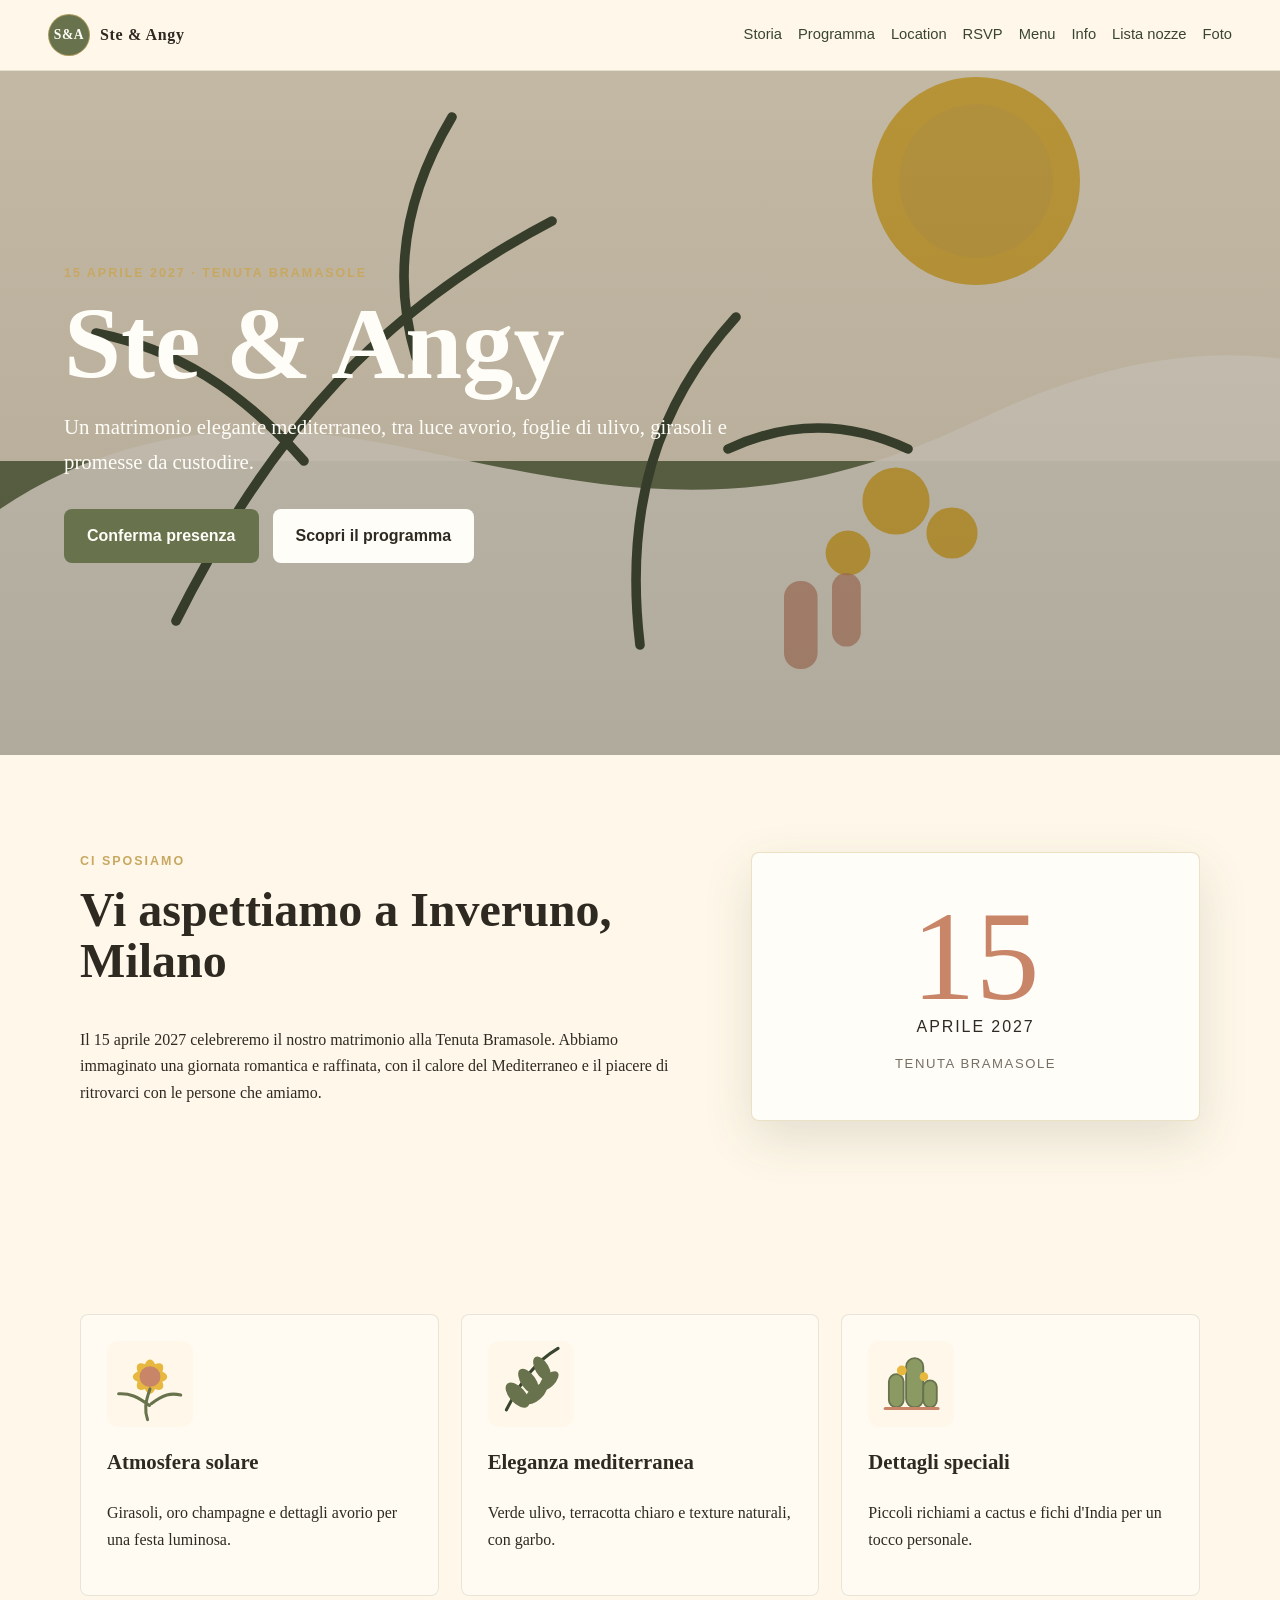
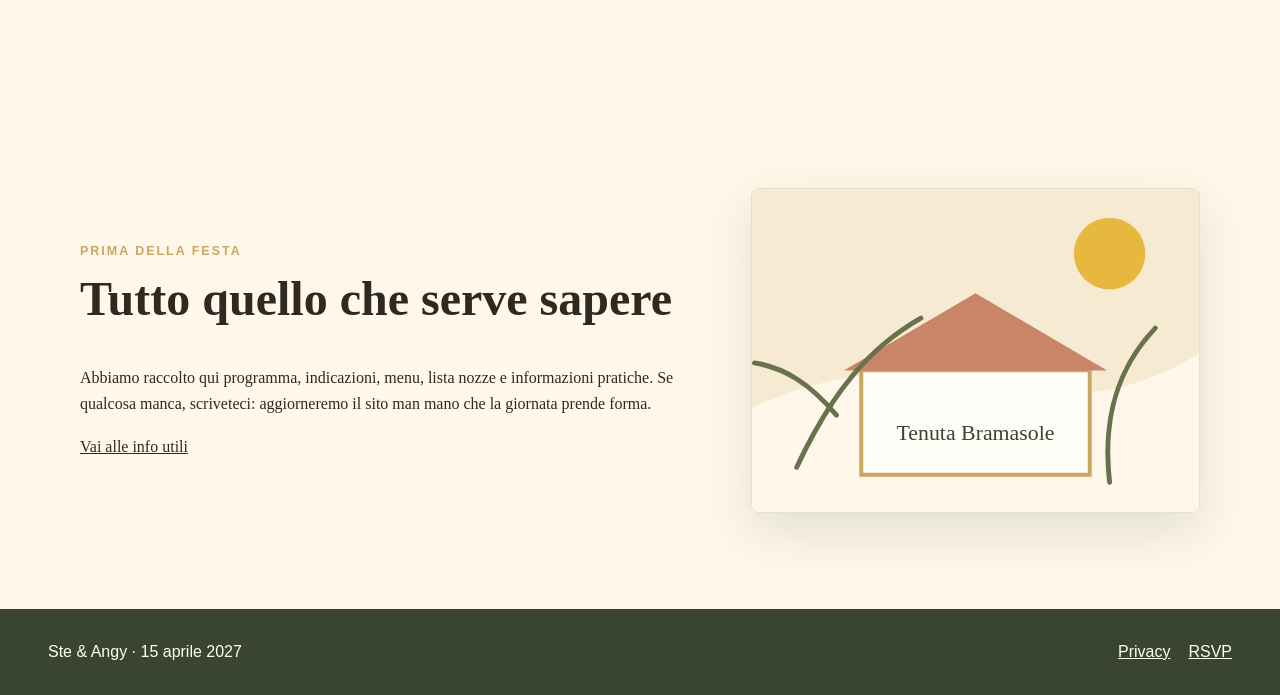
<file: index.html>
<!doctype html>
<html lang="it">
<head>
  <meta charset="utf-8">
  <meta name="viewport" content="width=device-width, initial-scale=1">
  <title>Ste & Angy | Matrimonio 15 aprile 2027</title>
  <meta name="description" content="Il sito ufficiale del matrimonio di Ste & Angy: programma, location, RSVP, informazioni utili e dettagli per il 15 aprile 2027.">
  <meta property="og:title" content="Ste & Angy | Matrimonio 15 aprile 2027">
  <meta property="og:description" content="Festeggia con noi a Tenuta Bramasole, Inveruno, Milano.">
  <meta property="og:type" content="website">
  <meta property="og:image" content="assets/img/og-ste-angy.svg">
  <meta property="og:locale" content="it_IT">
  <link rel="icon" href="assets/img/favicon.svg" type="image/svg+xml">
  <link rel="stylesheet" href="assets/css/style.css">
</head>
<body>
  <header class="site-header">
    <a class="brand" href="index.html" aria-label="Home Ste e Angy">
      <span class="brand-mark">S&A</span>
      <span>Ste & Angy</span>
    </a>
    <button class="nav-toggle" type="button" aria-expanded="false" aria-controls="site-nav">
      <span class="sr-only">Apri menu</span>
      <span></span><span></span><span></span>
    </button>
    <nav id="site-nav" class="site-nav" aria-label="Menu principale">
      <a href="storia.html">Storia</a>
      <a href="programma.html">Programma</a>
      <a href="location.html">Location</a>
      <a href="rsvp.html">RSVP</a>
      <a href="menu.html">Menu</a>
      <a href="info.html">Info</a>
      <a href="lista-nozze.html">Lista nozze</a>
      <a href="foto.html">Foto</a>
    </nav>
  </header>

  <main>
    <section class="hero hero-home">
      <div class="hero-content">
        <p class="eyebrow">15 aprile 2027 · Tenuta Bramasole</p>
        <h1>Ste & Angy</h1>
        <p class="hero-lead">Un matrimonio elegante mediterraneo, tra luce avorio, foglie di ulivo, girasoli e promesse da custodire.</p>
        <div class="hero-actions">
          <a class="button button-primary" href="rsvp.html">Conferma presenza</a>
          <a class="button button-light" href="programma.html">Scopri il programma</a>
        </div>
      </div>
    </section>

    <section class="section intro-grid">
      <div>
        <p class="eyebrow">Ci sposiamo</p>
        <h2>Vi aspettiamo a Inveruno, Milano</h2>
        <p>Il 15 aprile 2027 celebreremo il nostro matrimonio alla Tenuta Bramasole. Abbiamo immaginato una giornata romantica e raffinata, con il calore del Mediterraneo e il piacere di ritrovarci con le persone che amiamo.</p>
      </div>
      <div class="date-card" aria-label="Data del matrimonio">
        <span class="date-day">15</span>
        <span class="date-month">Aprile 2027</span>
        <span class="date-place">Tenuta Bramasole</span>
      </div>
    </section>

    <section class="section feature-band">
      <article>
        <img src="assets/img/sunflowers.svg" alt="Illustrazione delicata di girasoli">
        <h3>Atmosfera solare</h3>
        <p>Girasoli, oro champagne e dettagli avorio per una festa luminosa.</p>
      </article>
      <article>
        <img src="assets/img/olive-leaves.svg" alt="Illustrazione di foglie di ulivo">
        <h3>Eleganza mediterranea</h3>
        <p>Verde ulivo, terracotta chiaro e texture naturali, con garbo.</p>
      </article>
      <article>
        <img src="assets/img/cactus.svg" alt="Illustrazione delicata di fichi d'India">
        <h3>Dettagli speciali</h3>
        <p>Piccoli richiami a cactus e fichi d'India per un tocco personale.</p>
      </article>
    </section>

    <section class="section split-section">
      <div>
        <p class="eyebrow">Prima della festa</p>
        <h2>Tutto quello che serve sapere</h2>
        <p>Abbiamo raccolto qui programma, indicazioni, menu, lista nozze e informazioni pratiche. Se qualcosa manca, scriveteci: aggiorneremo il sito man mano che la giornata prende forma.</p>
        <a class="text-link" href="info.html">Vai alle info utili</a>
      </div>
      <img class="rounded-image" src="assets/img/venue-placeholder.svg" alt="Placeholder illustrato della location">
    </section>
  </main>

  <footer class="site-footer">
    <p>Ste & Angy · 15 aprile 2027</p>
    <nav aria-label="Link footer">
      <a href="privacy.html">Privacy</a>
      <a href="rsvp.html">RSVP</a>
    </nav>
  </footer>

  <script src="assets/js/main.js"></script>
</body>
</html>
</file>
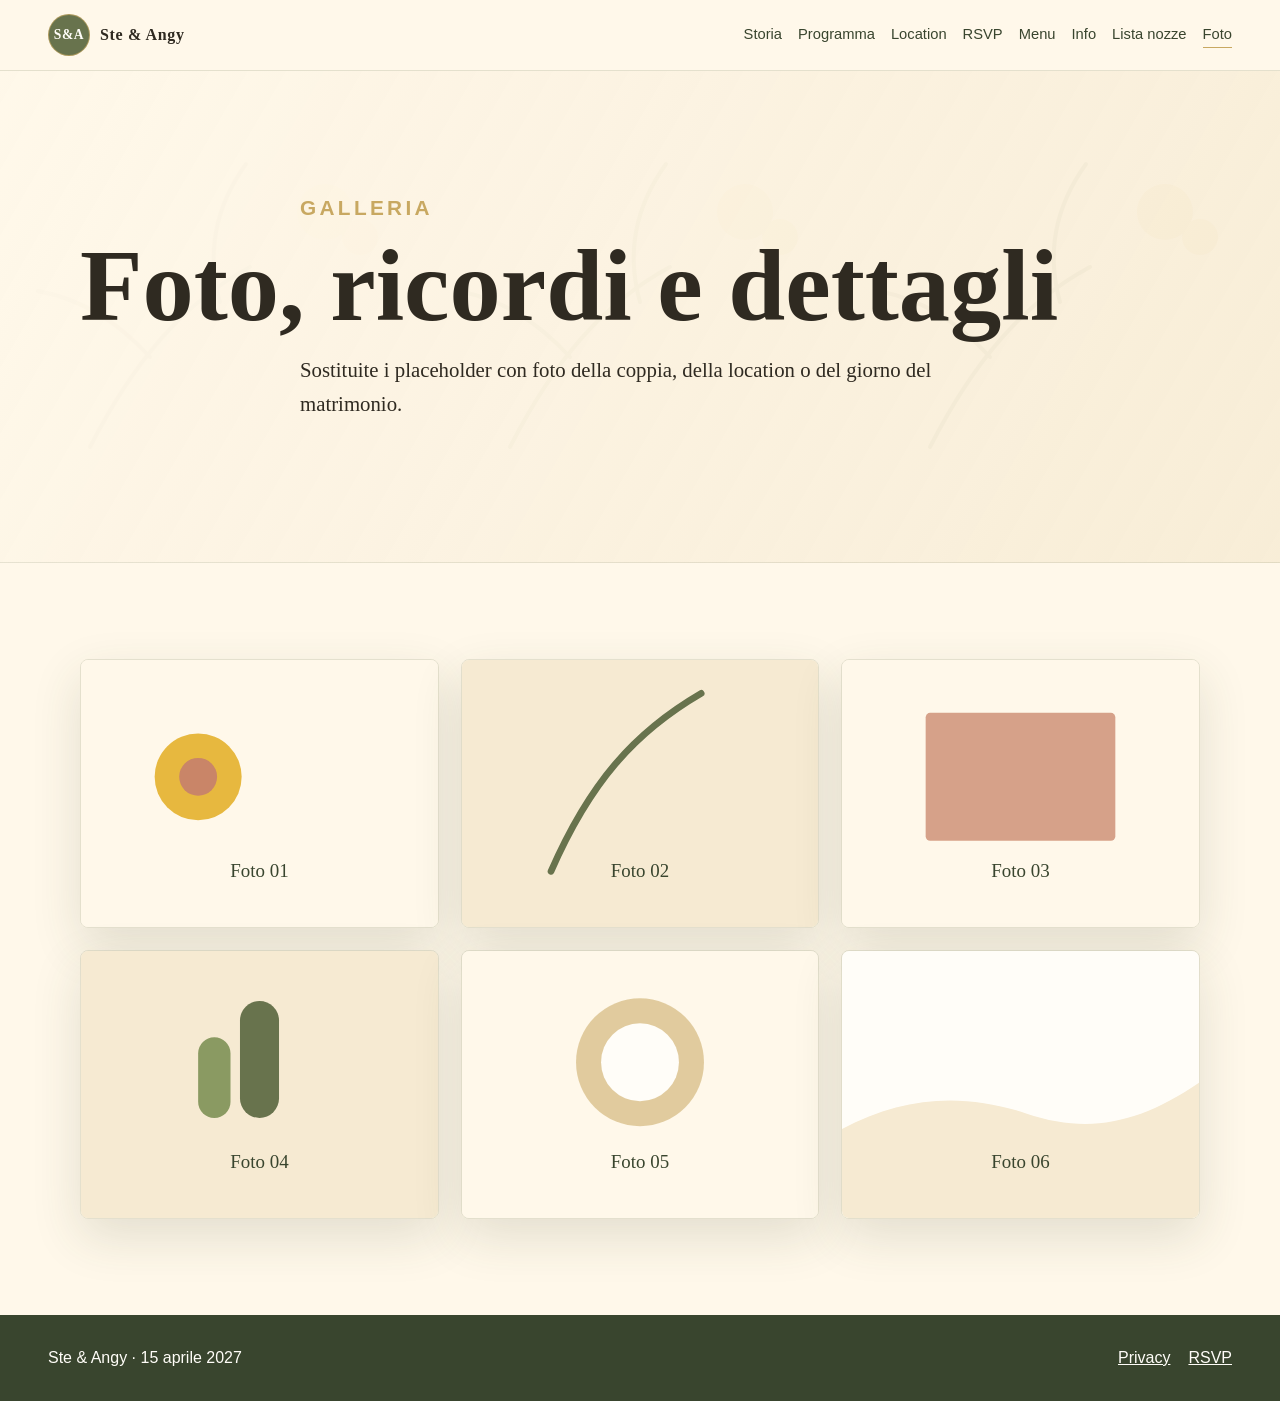
<file: foto.html>
<!doctype html>
<html lang="it">
<head>
  <meta charset="utf-8">
  <meta name="viewport" content="width=device-width, initial-scale=1">
  <title>Galleria foto | Ste & Angy</title>
  <meta name="description" content="Galleria fotografica placeholder del matrimonio di Ste & Angy, pronta per immagini di coppia, location e festa.">
  <meta property="og:title" content="Galleria foto | Ste & Angy">
  <meta property="og:description" content="Una raccolta di momenti da aggiornare con le vostre immagini.">
  <meta property="og:type" content="website">
  <meta property="og:image" content="assets/img/og-ste-angy.svg">
  <meta property="og:locale" content="it_IT">
  <link rel="icon" href="assets/img/favicon.svg" type="image/svg+xml">
  <link rel="stylesheet" href="assets/css/style.css">
</head>
<body>
  <header class="site-header">
    <a class="brand" href="index.html"><span class="brand-mark">S&A</span><span>Ste & Angy</span></a>
    <button class="nav-toggle" type="button" aria-expanded="false" aria-controls="site-nav"><span class="sr-only">Apri menu</span><span></span><span></span><span></span></button>
    <nav id="site-nav" class="site-nav" aria-label="Menu principale"><a href="storia.html">Storia</a><a href="programma.html">Programma</a><a href="location.html">Location</a><a href="rsvp.html">RSVP</a><a href="menu.html">Menu</a><a href="info.html">Info</a><a href="lista-nozze.html">Lista nozze</a><a href="foto.html">Foto</a></nav>
  </header>
  <main>
    <section class="page-hero">
      <p class="eyebrow">Galleria</p>
      <h1>Foto, ricordi e dettagli</h1>
      <p>Sostituite i placeholder con foto della coppia, della location o del giorno del matrimonio.</p>
    </section>
    <section class="section gallery-grid">
      <img src="assets/img/gallery-01.svg" alt="Placeholder foto con girasoli">
      <img src="assets/img/gallery-02.svg" alt="Placeholder foto con ulivi">
      <img src="assets/img/gallery-03.svg" alt="Placeholder foto con dettagli terracotta">
      <img src="assets/img/gallery-04.svg" alt="Placeholder foto con cactus delicati">
      <img src="assets/img/gallery-05.svg" alt="Placeholder foto con decorazioni champagne">
      <img src="assets/img/gallery-06.svg" alt="Placeholder foto con cielo avorio">
    </section>
  </main>
  <footer class="site-footer"><p>Ste & Angy · 15 aprile 2027</p><nav><a href="privacy.html">Privacy</a><a href="rsvp.html">RSVP</a></nav></footer>
  <script src="assets/js/main.js"></script>
</body>
</html>
</file>
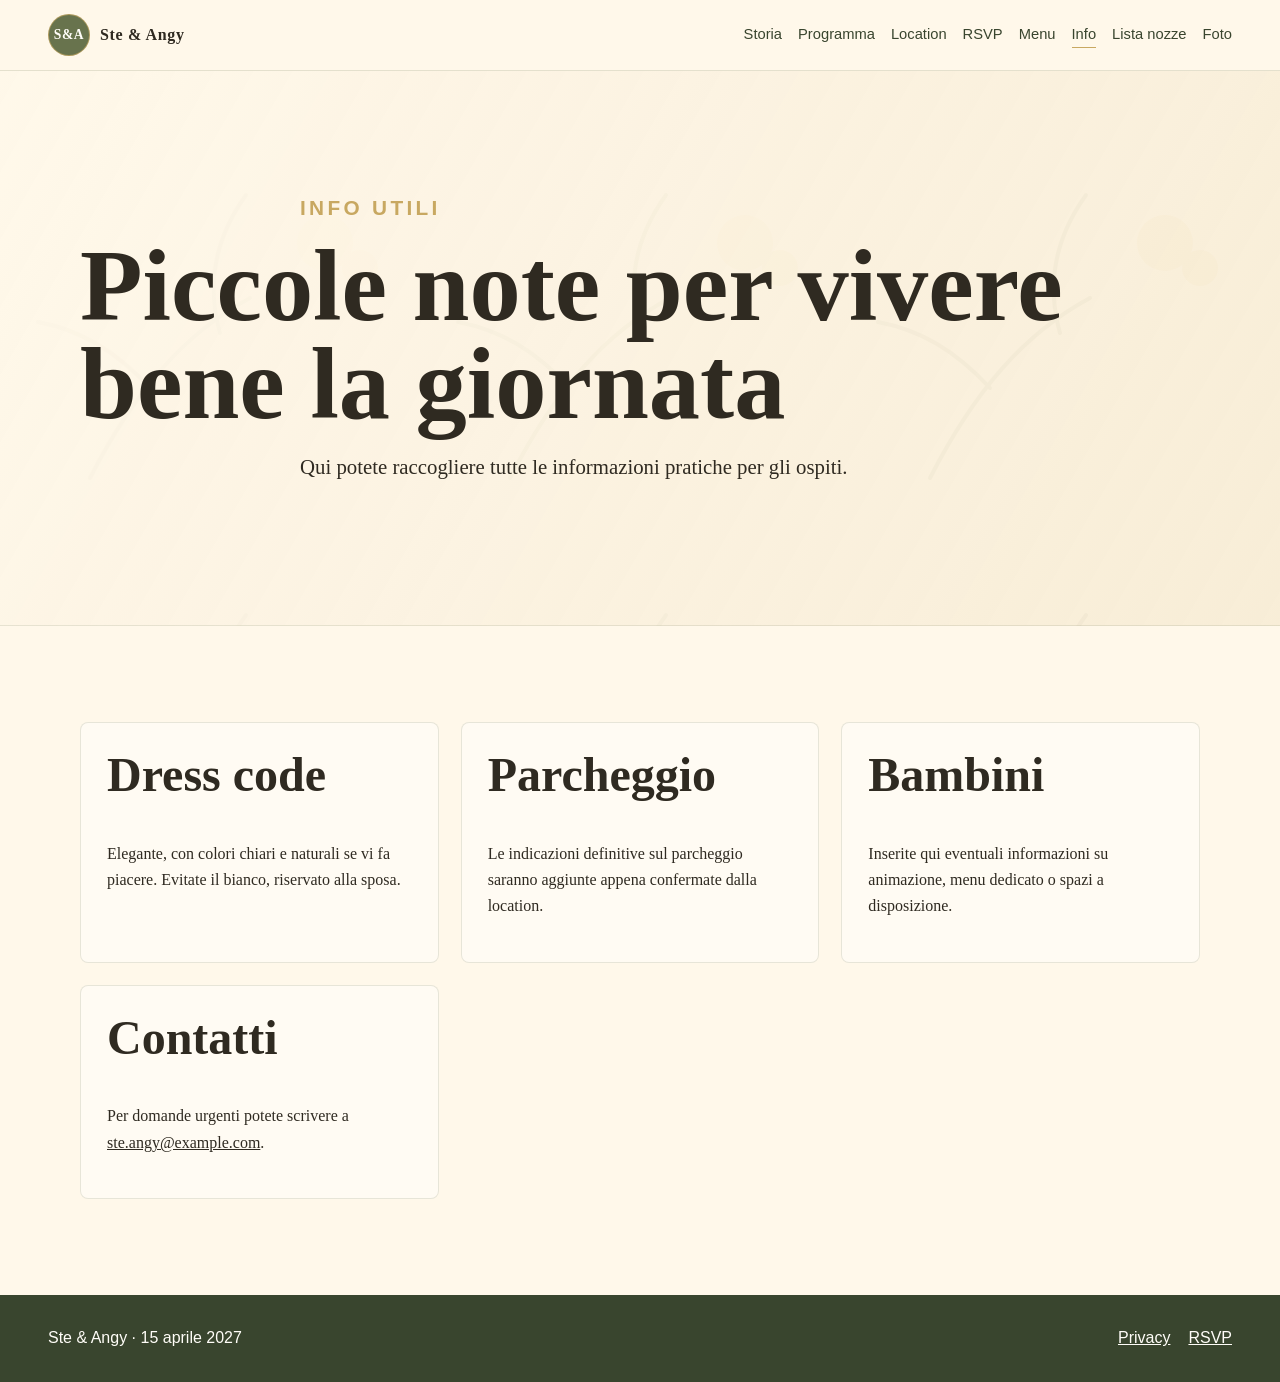
<file: info.html>
<!doctype html>
<html lang="it">
<head>
  <meta charset="utf-8">
  <meta name="viewport" content="width=device-width, initial-scale=1">
  <title>Info utili | Ste & Angy</title>
  <meta name="description" content="Informazioni utili per gli invitati al matrimonio di Ste & Angy: dress code, parcheggio, bambini, contatti e aggiornamenti.">
  <meta property="og:title" content="Info utili | Ste & Angy">
  <meta property="og:description" content="Tutto ciò che serve sapere per il 15 aprile 2027.">
  <meta property="og:type" content="website">
  <meta property="og:image" content="assets/img/og-ste-angy.svg">
  <meta property="og:locale" content="it_IT">
  <link rel="icon" href="assets/img/favicon.svg" type="image/svg+xml">
  <link rel="stylesheet" href="assets/css/style.css">
</head>
<body>
  <header class="site-header">
    <a class="brand" href="index.html"><span class="brand-mark">S&A</span><span>Ste & Angy</span></a>
    <button class="nav-toggle" type="button" aria-expanded="false" aria-controls="site-nav"><span class="sr-only">Apri menu</span><span></span><span></span><span></span></button>
    <nav id="site-nav" class="site-nav" aria-label="Menu principale"><a href="storia.html">Storia</a><a href="programma.html">Programma</a><a href="location.html">Location</a><a href="rsvp.html">RSVP</a><a href="menu.html">Menu</a><a href="info.html">Info</a><a href="lista-nozze.html">Lista nozze</a><a href="foto.html">Foto</a></nav>
  </header>
  <main>
    <section class="page-hero">
      <p class="eyebrow">Info utili</p>
      <h1>Piccole note per vivere bene la giornata</h1>
      <p>Qui potete raccogliere tutte le informazioni pratiche per gli ospiti.</p>
    </section>
    <section class="section faq-list">
      <article><h2>Dress code</h2><p>Elegante, con colori chiari e naturali se vi fa piacere. Evitate il bianco, riservato alla sposa.</p></article>
      <article><h2>Parcheggio</h2><p>Le indicazioni definitive sul parcheggio saranno aggiunte appena confermate dalla location.</p></article>
      <article><h2>Bambini</h2><p>Inserite qui eventuali informazioni su animazione, menu dedicato o spazi a disposizione.</p></article>
      <article><h2>Contatti</h2><p>Per domande urgenti potete scrivere a <a href="mailto:ste.angy@example.com">ste.angy@example.com</a>.</p></article>
    </section>
  </main>
  <footer class="site-footer"><p>Ste & Angy · 15 aprile 2027</p><nav><a href="privacy.html">Privacy</a><a href="rsvp.html">RSVP</a></nav></footer>
  <script src="assets/js/main.js"></script>
</body>
</html>
</file>
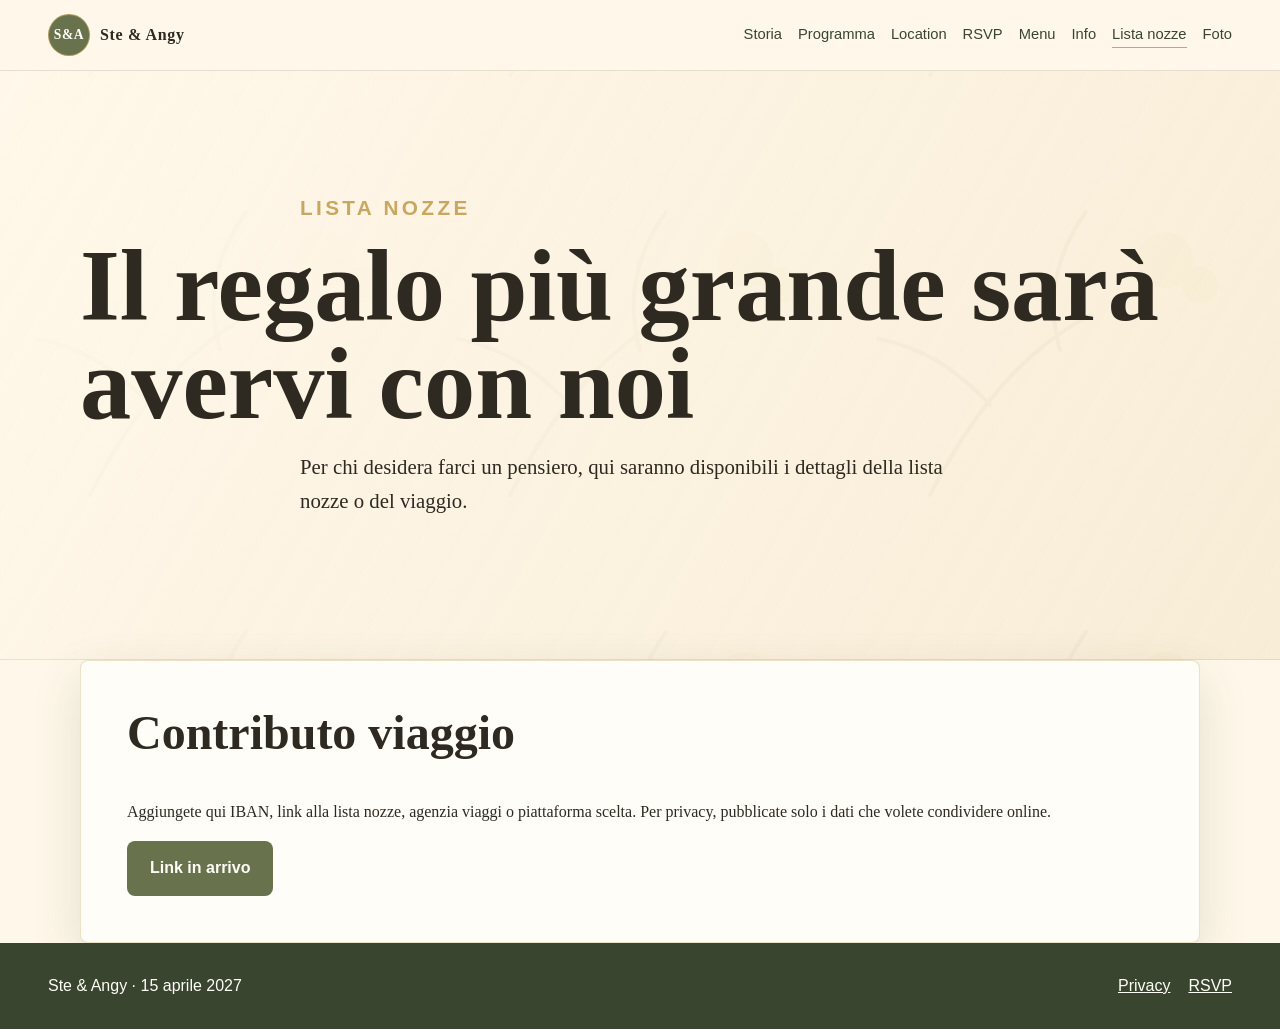
<file: lista-nozze.html>
<!doctype html>
<html lang="it">
<head>
  <meta charset="utf-8">
  <meta name="viewport" content="width=device-width, initial-scale=1">
  <title>Lista nozze | Ste & Angy</title>
  <meta name="description" content="Dettagli sulla lista nozze di Ste & Angy e su come contribuire al loro nuovo viaggio insieme.">
  <meta property="og:title" content="Lista nozze | Ste & Angy">
  <meta property="og:description" content="Un pensiero per accompagnare il nostro nuovo inizio.">
  <meta property="og:type" content="website">
  <meta property="og:image" content="assets/img/og-ste-angy.svg">
  <meta property="og:locale" content="it_IT">
  <link rel="icon" href="assets/img/favicon.svg" type="image/svg+xml">
  <link rel="stylesheet" href="assets/css/style.css">
</head>
<body>
  <header class="site-header">
    <a class="brand" href="index.html"><span class="brand-mark">S&A</span><span>Ste & Angy</span></a>
    <button class="nav-toggle" type="button" aria-expanded="false" aria-controls="site-nav"><span class="sr-only">Apri menu</span><span></span><span></span><span></span></button>
    <nav id="site-nav" class="site-nav" aria-label="Menu principale"><a href="storia.html">Storia</a><a href="programma.html">Programma</a><a href="location.html">Location</a><a href="rsvp.html">RSVP</a><a href="menu.html">Menu</a><a href="info.html">Info</a><a href="lista-nozze.html">Lista nozze</a><a href="foto.html">Foto</a></nav>
  </header>
  <main>
    <section class="page-hero">
      <p class="eyebrow">Lista nozze</p>
      <h1>Il regalo più grande sarà avervi con noi</h1>
      <p>Per chi desidera farci un pensiero, qui saranno disponibili i dettagli della lista nozze o del viaggio.</p>
    </section>
    <section class="section gift-box">
      <h2>Contributo viaggio</h2>
      <p>Aggiungete qui IBAN, link alla lista nozze, agenzia viaggi o piattaforma scelta. Per privacy, pubblicate solo i dati che volete condividere online.</p>
      <a class="button button-primary" href="#" aria-disabled="true">Link in arrivo</a>
    </section>
  </main>
  <footer class="site-footer"><p>Ste & Angy · 15 aprile 2027</p><nav><a href="privacy.html">Privacy</a><a href="rsvp.html">RSVP</a></nav></footer>
  <script src="assets/js/main.js"></script>
</body>
</html>
</file>
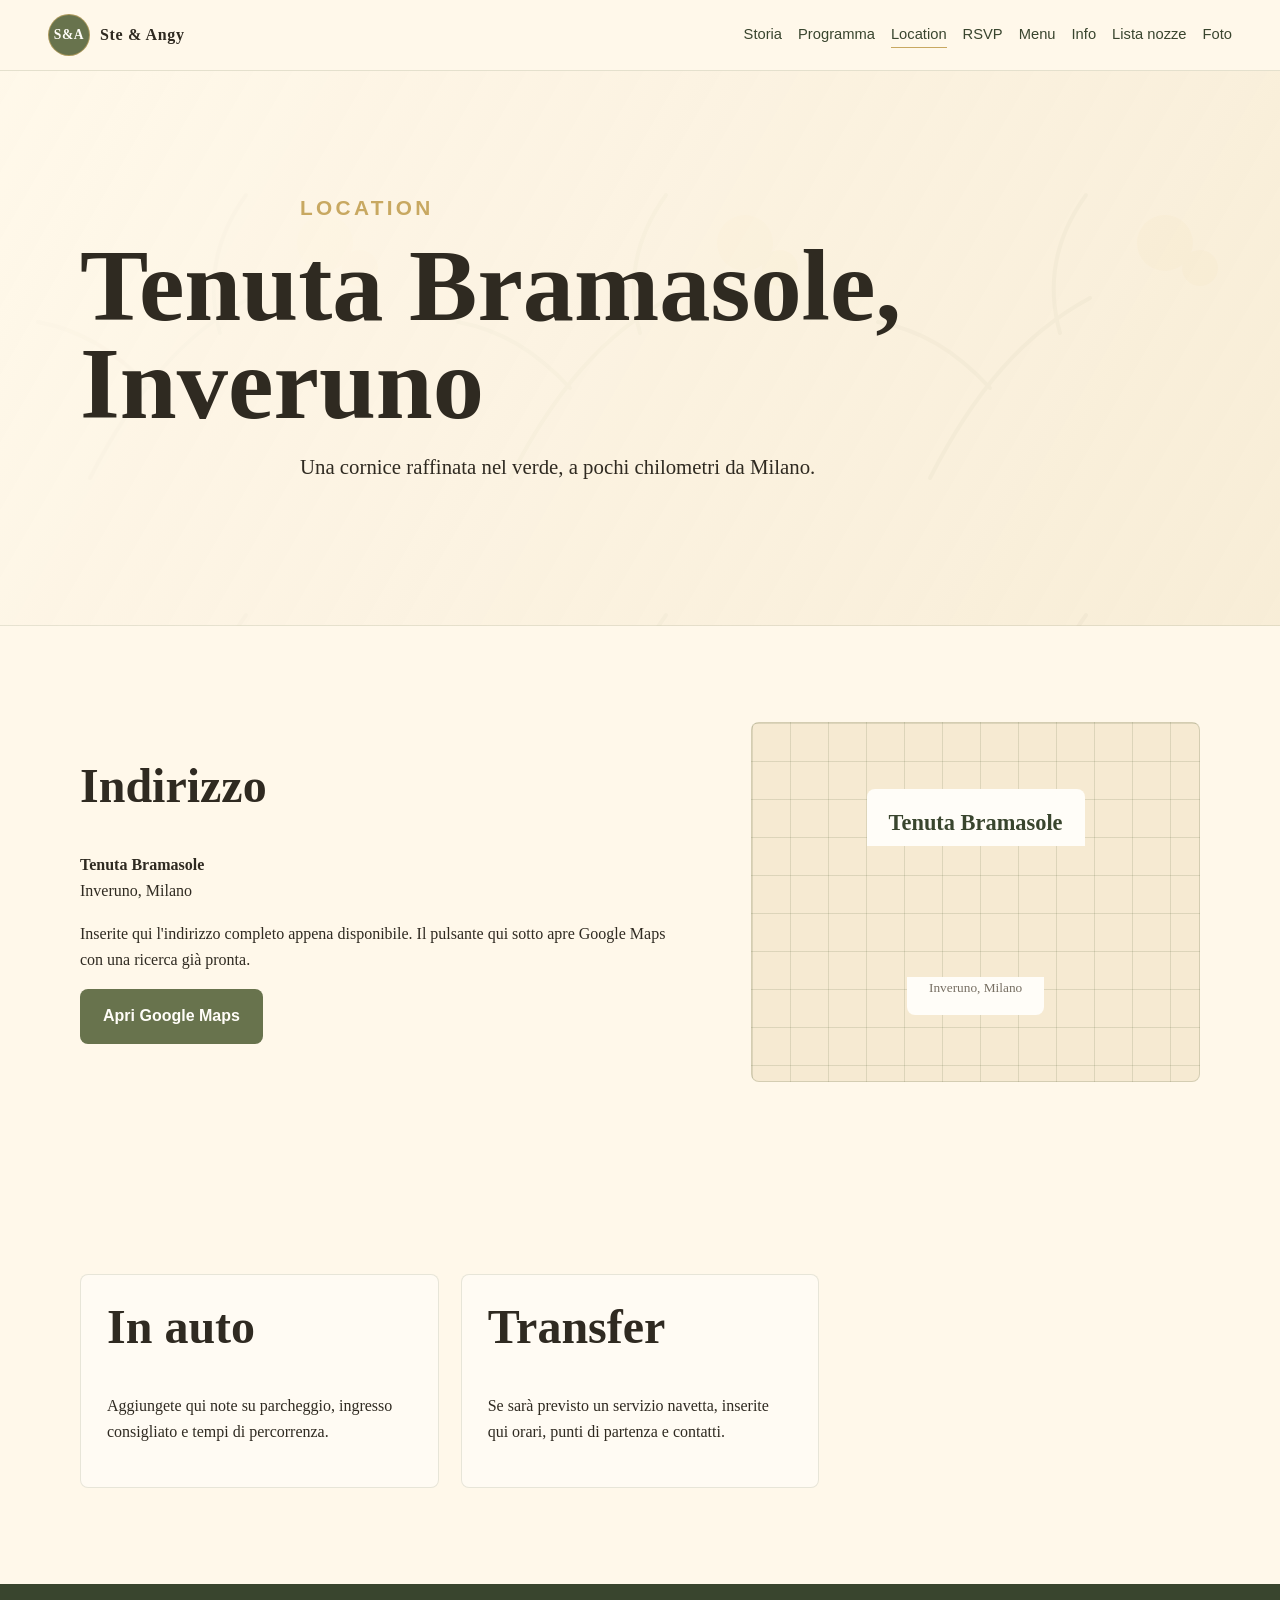
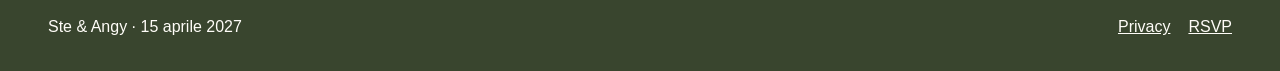
<file: location.html>
<!doctype html>
<html lang="it">
<head>
  <meta charset="utf-8">
  <meta name="viewport" content="width=device-width, initial-scale=1">
  <title>Location e mappa | Ste & Angy</title>
  <meta name="description" content="Come raggiungere Tenuta Bramasole a Inveruno, Milano, per il matrimonio di Ste & Angy.">
  <meta property="og:title" content="Location e mappa | Ste & Angy">
  <meta property="og:description" content="Indicazioni per Tenuta Bramasole, Inveruno, Milano.">
  <meta property="og:type" content="website">
  <meta property="og:image" content="assets/img/og-ste-angy.svg">
  <meta property="og:locale" content="it_IT">
  <link rel="icon" href="assets/img/favicon.svg" type="image/svg+xml">
  <link rel="stylesheet" href="assets/css/style.css">
</head>
<body>
  <header class="site-header">
    <a class="brand" href="index.html"><span class="brand-mark">S&A</span><span>Ste & Angy</span></a>
    <button class="nav-toggle" type="button" aria-expanded="false" aria-controls="site-nav"><span class="sr-only">Apri menu</span><span></span><span></span><span></span></button>
    <nav id="site-nav" class="site-nav" aria-label="Menu principale"><a href="storia.html">Storia</a><a href="programma.html">Programma</a><a href="location.html">Location</a><a href="rsvp.html">RSVP</a><a href="menu.html">Menu</a><a href="info.html">Info</a><a href="lista-nozze.html">Lista nozze</a><a href="foto.html">Foto</a></nav>
  </header>
  <main>
    <section class="page-hero">
      <p class="eyebrow">Location</p>
      <h1>Tenuta Bramasole, Inveruno</h1>
      <p>Una cornice raffinata nel verde, a pochi chilometri da Milano.</p>
    </section>
    <section class="section split-section">
      <div>
        <h2>Indirizzo</h2>
        <p><strong>Tenuta Bramasole</strong><br>Inveruno, Milano</p>
        <p>Inserite qui l'indirizzo completo appena disponibile. Il pulsante qui sotto apre Google Maps con una ricerca già pronta.</p>
        <a class="button button-primary" href="https://www.google.com/maps/search/?api=1&query=Tenuta%20Bramasole%20Inveruno%20Milano" target="_blank" rel="noopener">Apri Google Maps</a>
      </div>
      <div class="map-placeholder" aria-label="Mappa placeholder">
        <span>Tenuta Bramasole</span>
        <small>Inveruno, Milano</small>
      </div>
    </section>
    <section class="section info-list">
      <article><h2>In auto</h2><p>Aggiungete qui note su parcheggio, ingresso consigliato e tempi di percorrenza.</p></article>
      <article><h2>Transfer</h2><p>Se sarà previsto un servizio navetta, inserite qui orari, punti di partenza e contatti.</p></article>
    </section>
  </main>
  <footer class="site-footer"><p>Ste & Angy · 15 aprile 2027</p><nav><a href="privacy.html">Privacy</a><a href="rsvp.html">RSVP</a></nav></footer>
  <script src="assets/js/main.js"></script>
</body>
</html>
</file>
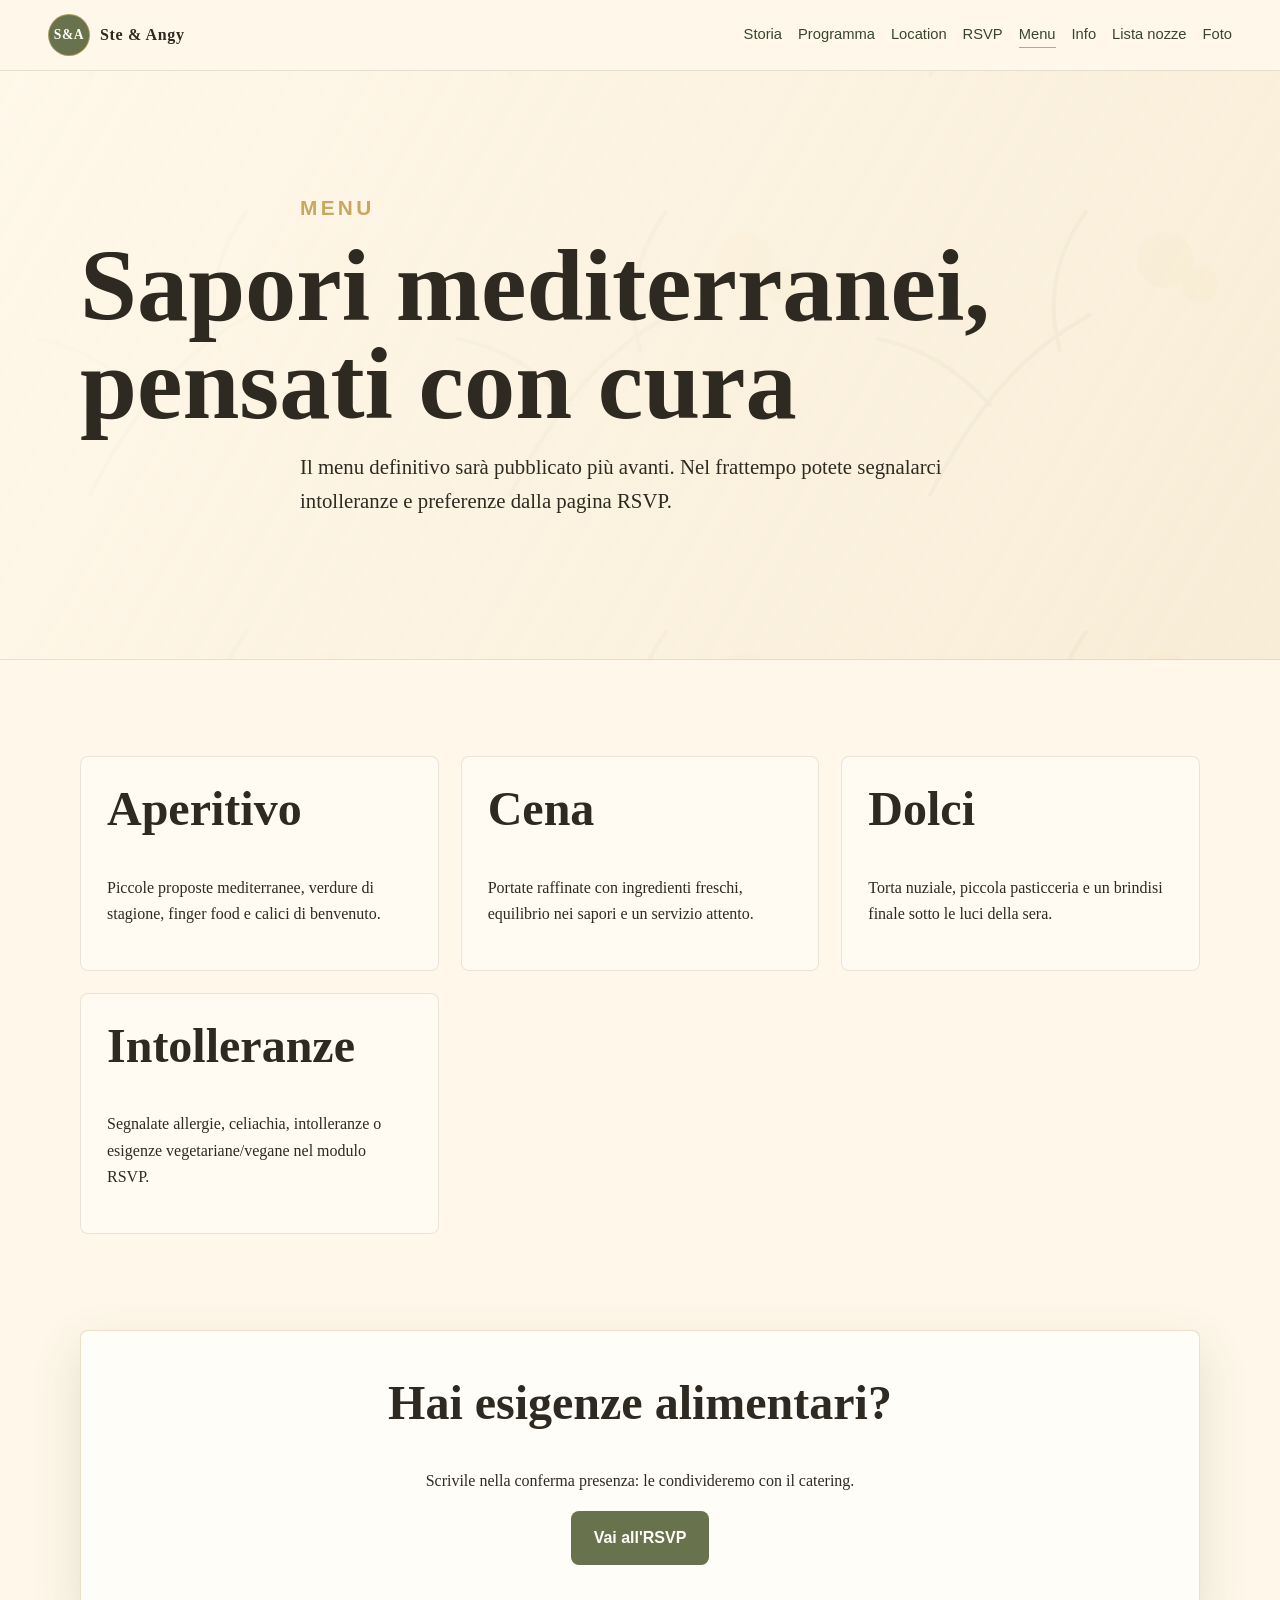
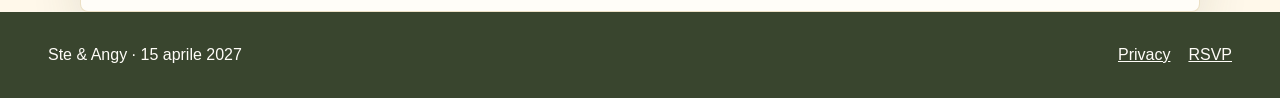
<file: menu.html>
<!doctype html>
<html lang="it">
<head>
  <meta charset="utf-8">
  <meta name="viewport" content="width=device-width, initial-scale=1">
  <title>Menu e intolleranze | Ste & Angy</title>
  <meta name="description" content="Informazioni sul menu del matrimonio di Ste & Angy e su come comunicare intolleranze o preferenze alimentari.">
  <meta property="og:title" content="Menu e intolleranze | Ste & Angy">
  <meta property="og:description" content="Sapori mediterranei e attenzione alle esigenze degli ospiti.">
  <meta property="og:type" content="website">
  <meta property="og:image" content="assets/img/og-ste-angy.svg">
  <meta property="og:locale" content="it_IT">
  <link rel="icon" href="assets/img/favicon.svg" type="image/svg+xml">
  <link rel="stylesheet" href="assets/css/style.css">
</head>
<body>
  <header class="site-header">
    <a class="brand" href="index.html"><span class="brand-mark">S&A</span><span>Ste & Angy</span></a>
    <button class="nav-toggle" type="button" aria-expanded="false" aria-controls="site-nav"><span class="sr-only">Apri menu</span><span></span><span></span><span></span></button>
    <nav id="site-nav" class="site-nav" aria-label="Menu principale"><a href="storia.html">Storia</a><a href="programma.html">Programma</a><a href="location.html">Location</a><a href="rsvp.html">RSVP</a><a href="menu.html">Menu</a><a href="info.html">Info</a><a href="lista-nozze.html">Lista nozze</a><a href="foto.html">Foto</a></nav>
  </header>
  <main>
    <section class="page-hero">
      <p class="eyebrow">Menu</p>
      <h1>Sapori mediterranei, pensati con cura</h1>
      <p>Il menu definitivo sarà pubblicato più avanti. Nel frattempo potete segnalarci intolleranze e preferenze dalla pagina RSVP.</p>
    </section>
    <section class="section menu-grid">
      <article><h2>Aperitivo</h2><p>Piccole proposte mediterranee, verdure di stagione, finger food e calici di benvenuto.</p></article>
      <article><h2>Cena</h2><p>Portate raffinate con ingredienti freschi, equilibrio nei sapori e un servizio attento.</p></article>
      <article><h2>Dolci</h2><p>Torta nuziale, piccola pasticceria e un brindisi finale sotto le luci della sera.</p></article>
      <article><h2>Intolleranze</h2><p>Segnalate allergie, celiachia, intolleranze o esigenze vegetariane/vegane nel modulo RSVP.</p></article>
    </section>
    <section class="section callout">
      <h2>Hai esigenze alimentari?</h2>
      <p>Scrivile nella conferma presenza: le condivideremo con il catering.</p>
      <a class="button button-primary" href="rsvp.html">Vai all'RSVP</a>
    </section>
  </main>
  <footer class="site-footer"><p>Ste & Angy · 15 aprile 2027</p><nav><a href="privacy.html">Privacy</a><a href="rsvp.html">RSVP</a></nav></footer>
  <script src="assets/js/main.js"></script>
</body>
</html>
</file>
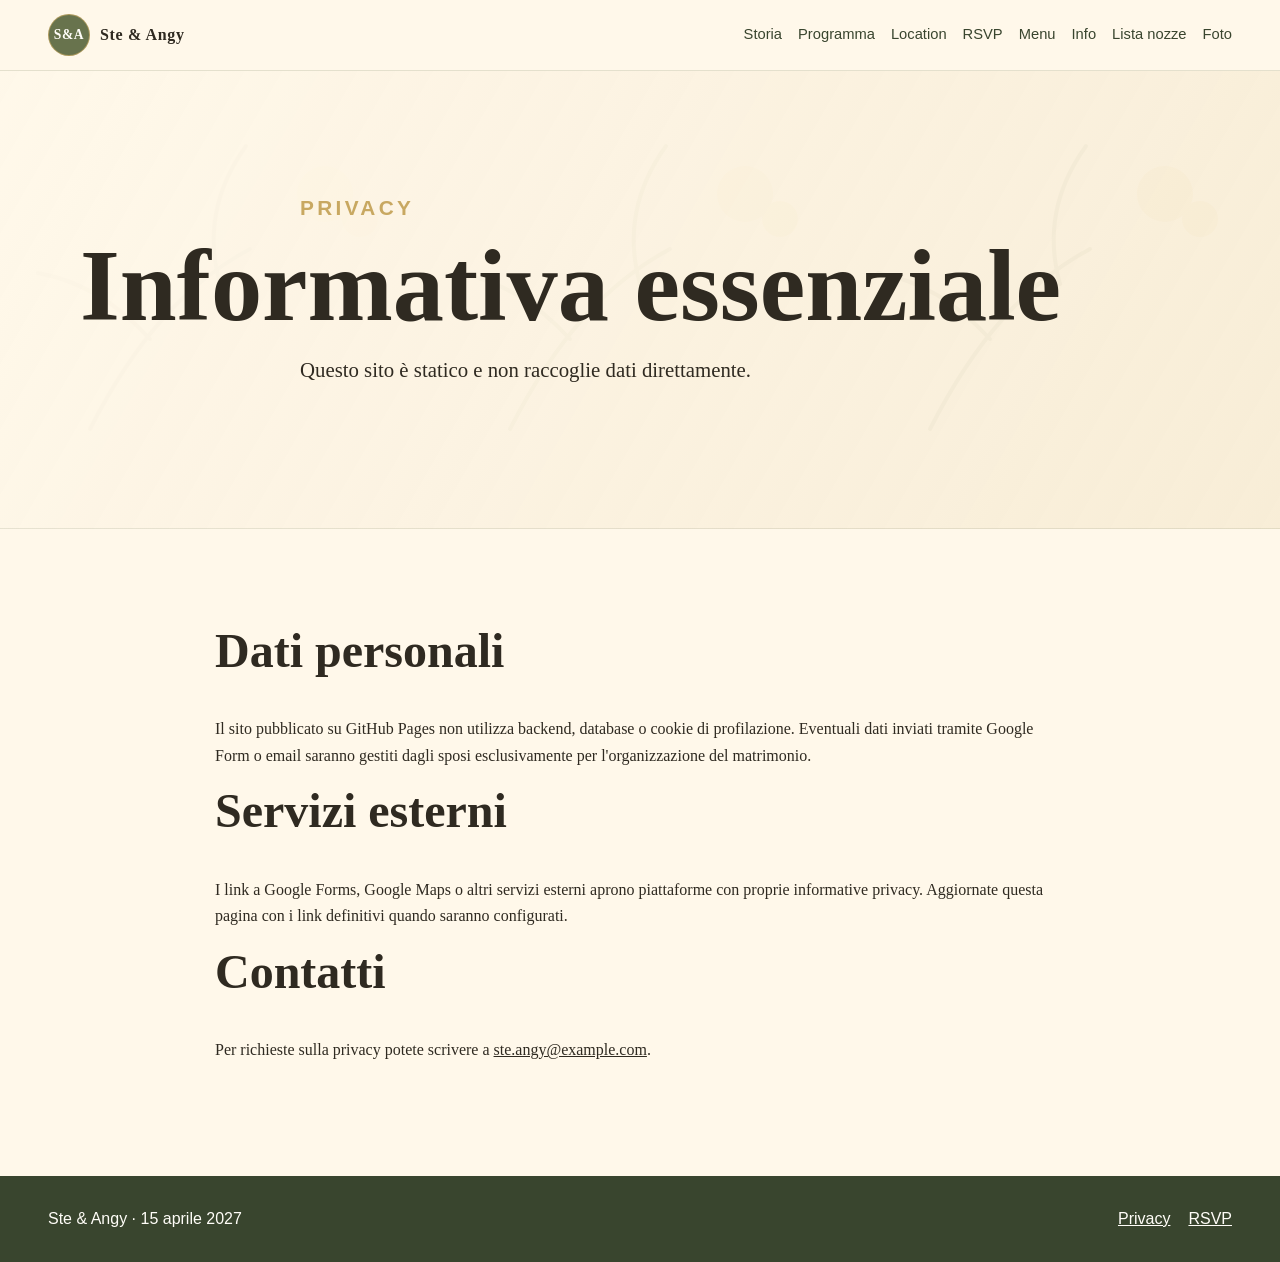
<file: privacy.html>
<!doctype html>
<html lang="it">
<head>
  <meta charset="utf-8">
  <meta name="viewport" content="width=device-width, initial-scale=1">
  <title>Privacy | Ste & Angy</title>
  <meta name="description" content="Informativa privacy del sito statico del matrimonio di Ste & Angy.">
  <meta property="og:title" content="Privacy | Ste & Angy">
  <meta property="og:description" content="Informazioni sul trattamento dei dati e sui link esterni.">
  <meta property="og:type" content="website">
  <meta property="og:image" content="assets/img/og-ste-angy.svg">
  <meta property="og:locale" content="it_IT">
  <link rel="icon" href="assets/img/favicon.svg" type="image/svg+xml">
  <link rel="stylesheet" href="assets/css/style.css">
</head>
<body>
  <header class="site-header">
    <a class="brand" href="index.html"><span class="brand-mark">S&A</span><span>Ste & Angy</span></a>
    <button class="nav-toggle" type="button" aria-expanded="false" aria-controls="site-nav"><span class="sr-only">Apri menu</span><span></span><span></span><span></span></button>
    <nav id="site-nav" class="site-nav" aria-label="Menu principale"><a href="storia.html">Storia</a><a href="programma.html">Programma</a><a href="location.html">Location</a><a href="rsvp.html">RSVP</a><a href="menu.html">Menu</a><a href="info.html">Info</a><a href="lista-nozze.html">Lista nozze</a><a href="foto.html">Foto</a></nav>
  </header>
  <main>
    <section class="page-hero">
      <p class="eyebrow">Privacy</p>
      <h1>Informativa essenziale</h1>
      <p>Questo sito è statico e non raccoglie dati direttamente.</p>
    </section>
    <section class="section legal">
      <h2>Dati personali</h2>
      <p>Il sito pubblicato su GitHub Pages non utilizza backend, database o cookie di profilazione. Eventuali dati inviati tramite Google Form o email saranno gestiti dagli sposi esclusivamente per l'organizzazione del matrimonio.</p>
      <h2>Servizi esterni</h2>
      <p>I link a Google Forms, Google Maps o altri servizi esterni aprono piattaforme con proprie informative privacy. Aggiornate questa pagina con i link definitivi quando saranno configurati.</p>
      <h2>Contatti</h2>
      <p>Per richieste sulla privacy potete scrivere a <a href="mailto:ste.angy@example.com">ste.angy@example.com</a>.</p>
    </section>
  </main>
  <footer class="site-footer"><p>Ste & Angy · 15 aprile 2027</p><nav><a href="privacy.html">Privacy</a><a href="rsvp.html">RSVP</a></nav></footer>
  <script src="assets/js/main.js"></script>
</body>
</html>
</file>
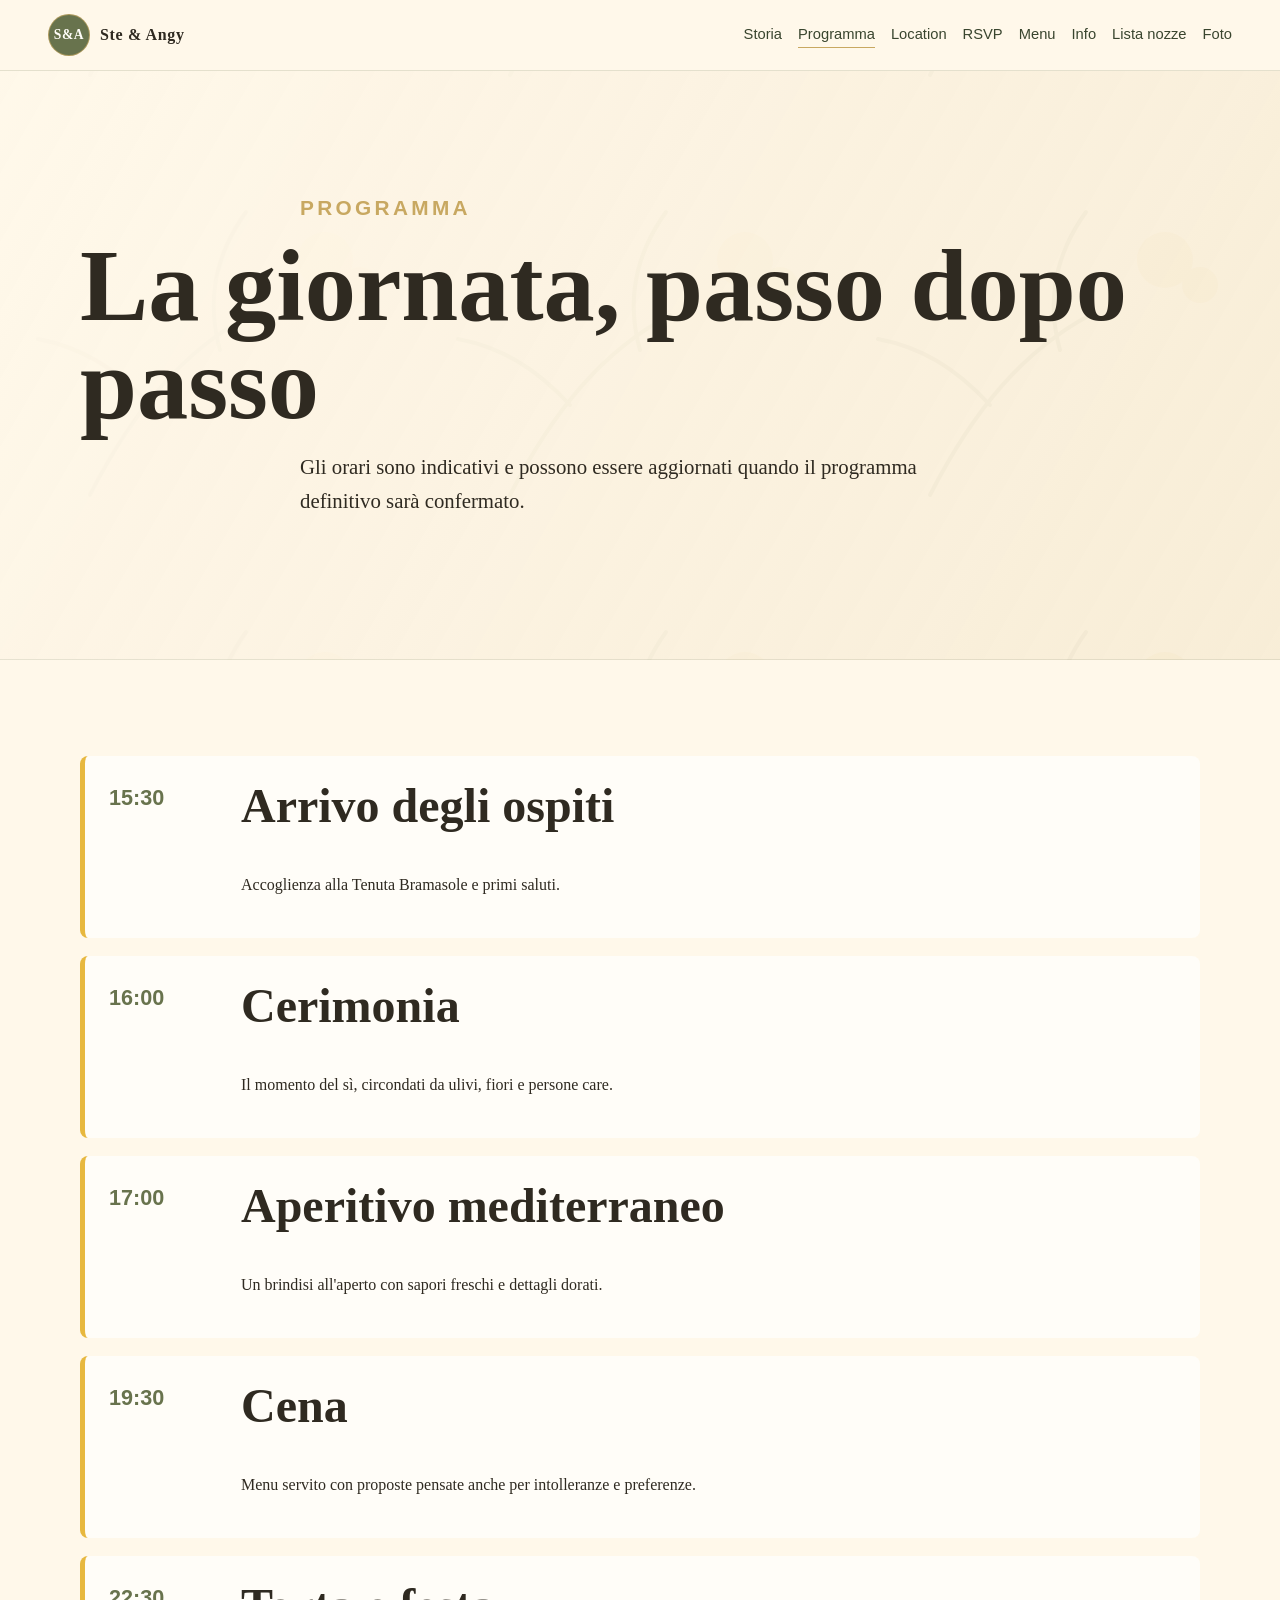
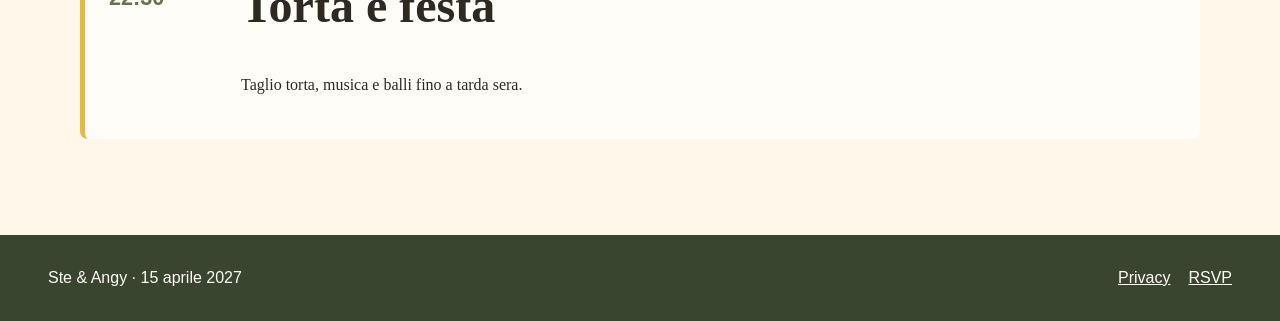
<file: programma.html>
<!doctype html>
<html lang="it">
<head>
  <meta charset="utf-8">
  <meta name="viewport" content="width=device-width, initial-scale=1">
  <title>Programma della giornata | Ste & Angy</title>
  <meta name="description" content="Il programma del matrimonio di Ste & Angy: cerimonia, aperitivo, cena, torta e festa a Tenuta Bramasole.">
  <meta property="og:title" content="Programma della giornata | Ste & Angy">
  <meta property="og:description" content="Orari e momenti principali del 15 aprile 2027.">
  <meta property="og:type" content="website">
  <meta property="og:image" content="assets/img/og-ste-angy.svg">
  <meta property="og:locale" content="it_IT">
  <link rel="icon" href="assets/img/favicon.svg" type="image/svg+xml">
  <link rel="stylesheet" href="assets/css/style.css">
</head>
<body>
  <header class="site-header">
    <a class="brand" href="index.html"><span class="brand-mark">S&A</span><span>Ste & Angy</span></a>
    <button class="nav-toggle" type="button" aria-expanded="false" aria-controls="site-nav"><span class="sr-only">Apri menu</span><span></span><span></span><span></span></button>
    <nav id="site-nav" class="site-nav" aria-label="Menu principale"><a href="storia.html">Storia</a><a href="programma.html">Programma</a><a href="location.html">Location</a><a href="rsvp.html">RSVP</a><a href="menu.html">Menu</a><a href="info.html">Info</a><a href="lista-nozze.html">Lista nozze</a><a href="foto.html">Foto</a></nav>
  </header>
  <main>
    <section class="page-hero">
      <p class="eyebrow">Programma</p>
      <h1>La giornata, passo dopo passo</h1>
      <p>Gli orari sono indicativi e possono essere aggiornati quando il programma definitivo sarà confermato.</p>
    </section>
    <section class="section schedule">
      <article><time>15:30</time><div><h2>Arrivo degli ospiti</h2><p>Accoglienza alla Tenuta Bramasole e primi saluti.</p></div></article>
      <article><time>16:00</time><div><h2>Cerimonia</h2><p>Il momento del sì, circondati da ulivi, fiori e persone care.</p></div></article>
      <article><time>17:00</time><div><h2>Aperitivo mediterraneo</h2><p>Un brindisi all'aperto con sapori freschi e dettagli dorati.</p></div></article>
      <article><time>19:30</time><div><h2>Cena</h2><p>Menu servito con proposte pensate anche per intolleranze e preferenze.</p></div></article>
      <article><time>22:30</time><div><h2>Torta e festa</h2><p>Taglio torta, musica e balli fino a tarda sera.</p></div></article>
    </section>
  </main>
  <footer class="site-footer"><p>Ste & Angy · 15 aprile 2027</p><nav><a href="privacy.html">Privacy</a><a href="rsvp.html">RSVP</a></nav></footer>
  <script src="assets/js/main.js"></script>
</body>
</html>
</file>
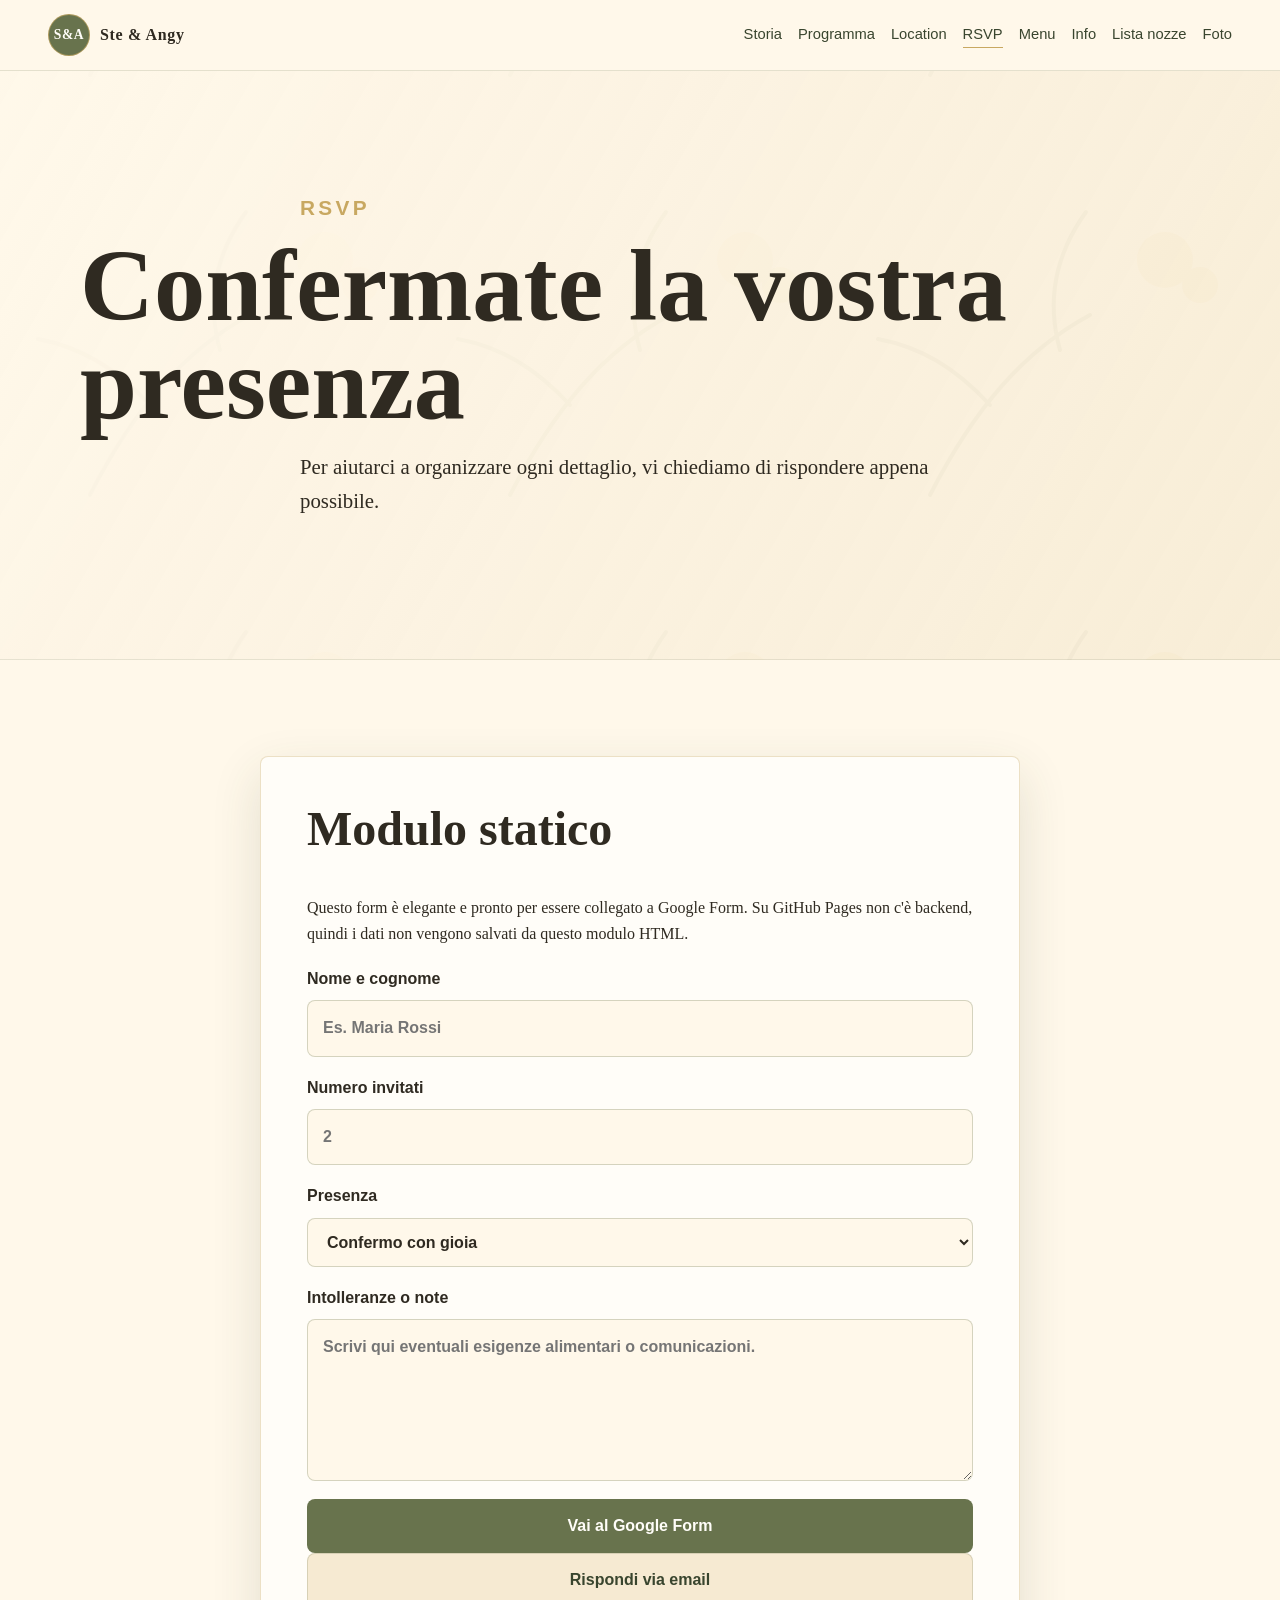
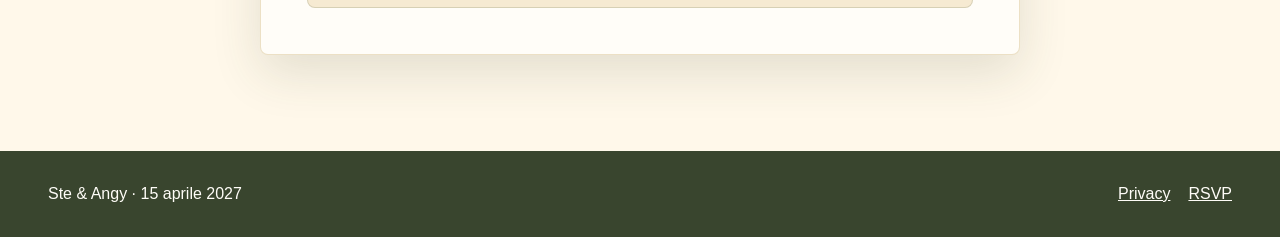
<file: rsvp.html>
<!doctype html>
<html lang="it">
<head>
  <meta charset="utf-8">
  <meta name="viewport" content="width=device-width, initial-scale=1">
  <title>Conferma presenza RSVP | Ste & Angy</title>
  <meta name="description" content="Conferma la tua presenza al matrimonio di Ste & Angy del 15 aprile 2027 tramite Google Form o email precompilata.">
  <meta property="og:title" content="Conferma presenza | Ste & Angy">
  <meta property="og:description" content="Aiutaci a organizzare al meglio la giornata.">
  <meta property="og:type" content="website">
  <meta property="og:image" content="assets/img/og-ste-angy.svg">
  <meta property="og:locale" content="it_IT">
  <link rel="icon" href="assets/img/favicon.svg" type="image/svg+xml">
  <link rel="stylesheet" href="assets/css/style.css">
</head>
<body>
  <header class="site-header">
    <a class="brand" href="index.html"><span class="brand-mark">S&A</span><span>Ste & Angy</span></a>
    <button class="nav-toggle" type="button" aria-expanded="false" aria-controls="site-nav"><span class="sr-only">Apri menu</span><span></span><span></span><span></span></button>
    <nav id="site-nav" class="site-nav" aria-label="Menu principale"><a href="storia.html">Storia</a><a href="programma.html">Programma</a><a href="location.html">Location</a><a href="rsvp.html">RSVP</a><a href="menu.html">Menu</a><a href="info.html">Info</a><a href="lista-nozze.html">Lista nozze</a><a href="foto.html">Foto</a></nav>
  </header>
  <main>
    <section class="page-hero">
      <p class="eyebrow">RSVP</p>
      <h1>Confermate la vostra presenza</h1>
      <p>Per aiutarci a organizzare ogni dettaglio, vi chiediamo di rispondere appena possibile.</p>
    </section>
    <section class="section form-section">
      <div class="form-card">
        <h2>Modulo statico</h2>
        <p>Questo form è elegante e pronto per essere collegato a Google Form. Su GitHub Pages non c'è backend, quindi i dati non vengono salvati da questo modulo HTML.</p>
        <form>
          <label>Nome e cognome
            <input type="text" name="nome" placeholder="Es. Maria Rossi">
          </label>
          <label>Numero invitati
            <input type="number" name="invitati" min="1" placeholder="2">
          </label>
          <label>Presenza
            <select name="presenza">
              <option>Confermo con gioia</option>
              <option>Non potrò partecipare</option>
              <option>Vi aggiorno a breve</option>
            </select>
          </label>
          <label>Intolleranze o note
            <textarea name="note" rows="5" placeholder="Scrivi qui eventuali esigenze alimentari o comunicazioni."></textarea>
          </label>
          <!-- Inserire qui il link del Google Form ufficiale quando sarà pronto. -->
          <a class="button button-primary full-width" href="https://forms.google.com/" target="_blank" rel="noopener">Vai al Google Form</a>
          <a class="button button-secondary full-width" href="mailto:ste.angy@example.com?subject=RSVP%20matrimonio%20Ste%20e%20Angy&body=Ciao%20Ste%20e%20Angy,%0Aconfermo%20la%20mia%20presenza%20al%20matrimonio.%0A%0ANome:%0ANumero%20invitati:%0AIntolleranze%20o%20note:%0A">Rispondi via email</a>
        </form>
      </div>
    </section>
  </main>
  <footer class="site-footer"><p>Ste & Angy · 15 aprile 2027</p><nav><a href="privacy.html">Privacy</a><a href="rsvp.html">RSVP</a></nav></footer>
  <script src="assets/js/main.js"></script>
</body>
</html>
</file>
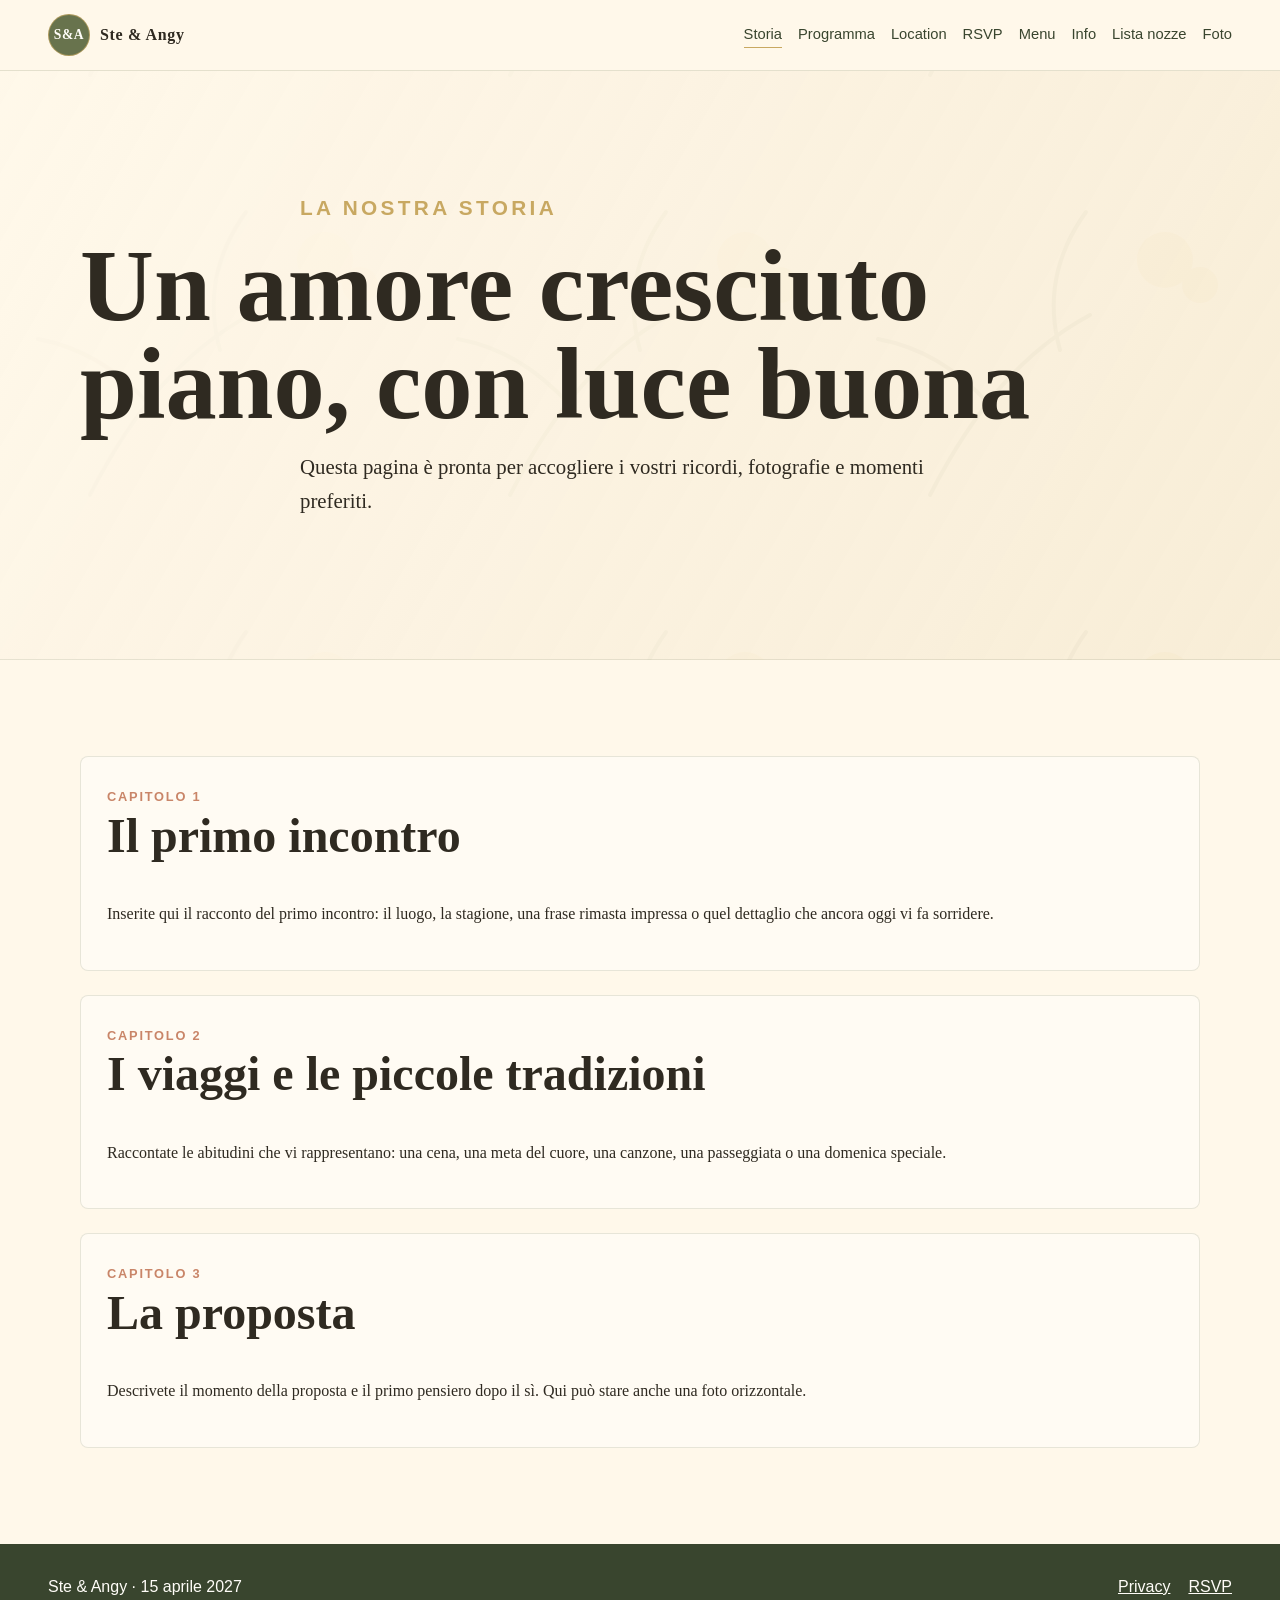
<file: storia.html>
<!doctype html>
<html lang="it">
<head>
  <meta charset="utf-8">
  <meta name="viewport" content="width=device-width, initial-scale=1">
  <title>La nostra storia | Ste & Angy</title>
  <meta name="description" content="La storia d'amore di Ste & Angy, dal primo incontro alla promessa di matrimonio del 15 aprile 2027.">
  <meta property="og:title" content="La nostra storia | Ste & Angy">
  <meta property="og:description" content="Dal primo incontro al nostro sì.">
  <meta property="og:type" content="website">
  <meta property="og:image" content="assets/img/og-ste-angy.svg">
  <meta property="og:locale" content="it_IT">
  <link rel="icon" href="assets/img/favicon.svg" type="image/svg+xml">
  <link rel="stylesheet" href="assets/css/style.css">
</head>
<body>
  <header class="site-header">
    <a class="brand" href="index.html"><span class="brand-mark">S&A</span><span>Ste & Angy</span></a>
    <button class="nav-toggle" type="button" aria-expanded="false" aria-controls="site-nav"><span class="sr-only">Apri menu</span><span></span><span></span><span></span></button>
    <nav id="site-nav" class="site-nav" aria-label="Menu principale">
      <a href="storia.html">Storia</a><a href="programma.html">Programma</a><a href="location.html">Location</a><a href="rsvp.html">RSVP</a><a href="menu.html">Menu</a><a href="info.html">Info</a><a href="lista-nozze.html">Lista nozze</a><a href="foto.html">Foto</a>
    </nav>
  </header>
  <main>
    <section class="page-hero">
      <p class="eyebrow">La nostra storia</p>
      <h1>Un amore cresciuto piano, con luce buona</h1>
      <p>Questa pagina è pronta per accogliere i vostri ricordi, fotografie e momenti preferiti.</p>
    </section>
    <section class="section timeline">
      <article>
        <span>Capitolo 1</span>
        <h2>Il primo incontro</h2>
        <p>Inserite qui il racconto del primo incontro: il luogo, la stagione, una frase rimasta impressa o quel dettaglio che ancora oggi vi fa sorridere.</p>
      </article>
      <article>
        <span>Capitolo 2</span>
        <h2>I viaggi e le piccole tradizioni</h2>
        <p>Raccontate le abitudini che vi rappresentano: una cena, una meta del cuore, una canzone, una passeggiata o una domenica speciale.</p>
      </article>
      <article>
        <span>Capitolo 3</span>
        <h2>La proposta</h2>
        <p>Descrivete il momento della proposta e il primo pensiero dopo il sì. Qui può stare anche una foto orizzontale.</p>
      </article>
    </section>
  </main>
  <footer class="site-footer"><p>Ste & Angy · 15 aprile 2027</p><nav><a href="privacy.html">Privacy</a><a href="rsvp.html">RSVP</a></nav></footer>
  <script src="assets/js/main.js"></script>
</body>
</html>
</file>
<file: assets/css/style.css>
:root {
  --ivory: #fff8ea;
  --ivory-deep: #f6ead2;
  --olive: #68734d;
  --olive-dark: #39452e;
  --sunflower: #e7b83f;
  --terracotta: #c98568;
  --champagne: #c8a861;
  --ink: #2f2a21;
  --muted: #776f63;
  --white: #fffdf8;
  --shadow: 0 18px 50px rgba(57, 69, 46, 0.14);
  --max-width: 1120px;
}

* {
  box-sizing: border-box;
}

body {
  margin: 0;
  font-family: Georgia, "Times New Roman", serif;
  color: var(--ink);
  background: var(--ivory);
  line-height: 1.65;
}

img {
  display: block;
  max-width: 100%;
}

a {
  color: inherit;
}

.sr-only {
  position: absolute;
  width: 1px;
  height: 1px;
  padding: 0;
  margin: -1px;
  overflow: hidden;
  clip: rect(0, 0, 0, 0);
  white-space: nowrap;
  border: 0;
}

.site-header {
  position: sticky;
  top: 0;
  z-index: 20;
  display: flex;
  align-items: center;
  justify-content: space-between;
  gap: 24px;
  padding: 14px clamp(18px, 4vw, 48px);
  background: rgba(255, 248, 234, 0.94);
  border-bottom: 1px solid rgba(104, 115, 77, 0.18);
  backdrop-filter: blur(12px);
}

.brand {
  display: inline-flex;
  align-items: center;
  gap: 10px;
  font-weight: 700;
  text-decoration: none;
  letter-spacing: 0.04em;
}

.brand-mark {
  display: grid;
  place-items: center;
  width: 42px;
  height: 42px;
  color: var(--white);
  background: var(--olive);
  border: 1px solid rgba(200, 168, 97, 0.7);
  border-radius: 50%;
  font-size: 0.85rem;
}

.site-nav {
  display: flex;
  align-items: center;
  gap: 16px;
  font-family: Arial, Helvetica, sans-serif;
  font-size: 0.92rem;
}

.site-nav a {
  color: var(--olive-dark);
  text-decoration: none;
  border-bottom: 1px solid transparent;
}

.site-nav a:hover,
.site-nav a.is-active {
  border-color: var(--champagne);
}

.nav-toggle {
  display: none;
  width: 44px;
  height: 44px;
  padding: 10px;
  background: transparent;
  border: 1px solid rgba(104, 115, 77, 0.28);
  border-radius: 8px;
}

.nav-toggle span:not(.sr-only) {
  display: block;
  height: 2px;
  margin: 5px 0;
  background: var(--olive-dark);
}

.hero {
  min-height: 76vh;
  display: grid;
  align-items: center;
  padding: clamp(84px, 12vw, 150px) clamp(20px, 5vw, 72px);
  background:
    linear-gradient(rgba(47, 42, 33, 0.26), rgba(47, 42, 33, 0.34)),
    url("../img/hero-mediterranean.svg") center/cover no-repeat;
}

.hero-content {
  max-width: 760px;
  color: var(--white);
}

.eyebrow {
  margin: 0 0 12px;
  color: var(--champagne);
  font-family: Arial, Helvetica, sans-serif;
  font-size: 0.78rem;
  font-weight: 700;
  letter-spacing: 0.16em;
  text-transform: uppercase;
}

h1,
h2,
h3,
p {
  margin-top: 0;
}

h1 {
  margin-bottom: 18px;
  font-size: clamp(3rem, 8vw, 6.8rem);
  line-height: 0.95;
}

h2 {
  font-size: clamp(1.9rem, 4vw, 3rem);
  line-height: 1.08;
}

h3 {
  font-size: 1.3rem;
}

.hero-lead,
.page-hero p {
  max-width: 680px;
  font-size: clamp(1.08rem, 2vw, 1.3rem);
}

.hero-actions {
  display: flex;
  flex-wrap: wrap;
  gap: 14px;
  margin-top: 30px;
}

.button {
  display: inline-flex;
  align-items: center;
  justify-content: center;
  min-height: 48px;
  padding: 13px 22px;
  border: 1px solid transparent;
  border-radius: 8px;
  font-family: Arial, Helvetica, sans-serif;
  font-weight: 700;
  text-decoration: none;
  transition: transform 180ms ease, box-shadow 180ms ease, background 180ms ease;
}

.button:hover {
  transform: translateY(-1px);
  box-shadow: var(--shadow);
}

.button-primary {
  color: var(--white);
  background: var(--olive);
}

.button-secondary {
  color: var(--olive-dark);
  background: var(--ivory-deep);
  border-color: rgba(104, 115, 77, 0.22);
}

.button-light {
  color: var(--ink);
  background: var(--white);
}

.full-width {
  width: 100%;
}

.section {
  width: min(var(--max-width), calc(100% - 40px));
  margin: 0 auto;
  padding: clamp(56px, 8vw, 96px) 0;
}

.intro-grid,
.split-section {
  display: grid;
  grid-template-columns: minmax(0, 1.15fr) minmax(280px, 0.85fr);
  gap: clamp(28px, 5vw, 70px);
  align-items: center;
}

.date-card,
.gift-box,
.form-card,
.callout {
  padding: clamp(28px, 5vw, 46px);
  background: var(--white);
  border: 1px solid rgba(200, 168, 97, 0.34);
  border-radius: 8px;
  box-shadow: var(--shadow);
}

.date-card {
  text-align: center;
}

.date-day {
  display: block;
  color: var(--terracotta);
  font-size: clamp(5rem, 12vw, 8rem);
  line-height: 0.9;
}

.date-month,
.date-place {
  display: block;
  font-family: Arial, Helvetica, sans-serif;
  text-transform: uppercase;
  letter-spacing: 0.12em;
}

.date-place {
  margin-top: 12px;
  color: var(--muted);
  font-size: 0.82rem;
}

.feature-band,
.menu-grid,
.gallery-grid,
.info-list,
.faq-list {
  display: grid;
  grid-template-columns: repeat(3, 1fr);
  gap: 22px;
}

.feature-band article,
.menu-grid article,
.info-list article,
.faq-list article,
.timeline article {
  padding: 26px;
  background: rgba(255, 253, 248, 0.68);
  border: 1px solid rgba(104, 115, 77, 0.16);
  border-radius: 8px;
}

.feature-band img {
  width: 86px;
  height: 86px;
  margin-bottom: 18px;
}

.rounded-image,
.gallery-grid img {
  border-radius: 8px;
  border: 1px solid rgba(104, 115, 77, 0.18);
  box-shadow: var(--shadow);
}

.page-hero {
  padding: clamp(70px, 11vw, 120px) clamp(20px, 5vw, 72px);
  background:
    linear-gradient(120deg, rgba(255, 248, 234, 0.96), rgba(246, 234, 210, 0.8)),
    url("../img/pattern-botanical.svg") center/420px repeat;
  border-bottom: 1px solid rgba(104, 115, 77, 0.16);
}

.page-hero h1,
.page-hero p {
  width: min(var(--max-width), 100%);
  margin-left: auto;
  margin-right: auto;
}

.page-hero .eyebrow {
  width: min(var(--max-width), 100%);
  margin-left: auto;
  margin-right: auto;
}

.timeline {
  display: grid;
  gap: 24px;
}

.timeline article span {
  color: var(--terracotta);
  font-family: Arial, Helvetica, sans-serif;
  font-size: 0.8rem;
  font-weight: 700;
  text-transform: uppercase;
  letter-spacing: 0.14em;
}

.schedule {
  display: grid;
  gap: 18px;
}

.schedule article {
  display: grid;
  grid-template-columns: 110px 1fr;
  gap: 22px;
  padding: 24px;
  background: var(--white);
  border-left: 5px solid var(--sunflower);
  border-radius: 8px;
}

.schedule time {
  color: var(--olive);
  font-family: Arial, Helvetica, sans-serif;
  font-size: 1.35rem;
  font-weight: 700;
}

.map-placeholder {
  min-height: 360px;
  display: grid;
  place-items: center;
  text-align: center;
  background:
    linear-gradient(rgba(104, 115, 77, 0.18) 1px, transparent 1px),
    linear-gradient(90deg, rgba(104, 115, 77, 0.18) 1px, transparent 1px),
    var(--ivory-deep);
  background-size: 38px 38px;
  border: 1px solid rgba(104, 115, 77, 0.24);
  border-radius: 8px;
}

.map-placeholder span {
  display: block;
  padding: 16px 22px 4px;
  color: var(--olive-dark);
  background: var(--white);
  border-radius: 8px 8px 0 0;
  font-size: 1.4rem;
  font-weight: 700;
}

.map-placeholder small {
  display: block;
  padding: 0 22px 16px;
  color: var(--muted);
  background: var(--white);
  border-radius: 0 0 8px 8px;
}

.form-section {
  max-width: 760px;
}

label {
  display: grid;
  gap: 8px;
  margin: 18px 0;
  font-family: Arial, Helvetica, sans-serif;
  font-weight: 700;
}

input,
select,
textarea {
  width: 100%;
  padding: 14px 15px;
  color: var(--ink);
  background: var(--ivory);
  border: 1px solid rgba(104, 115, 77, 0.28);
  border-radius: 8px;
  font: inherit;
}

textarea {
  resize: vertical;
}

.gallery-grid {
  grid-template-columns: repeat(3, 1fr);
}

.gallery-grid img {
  width: 100%;
  aspect-ratio: 4 / 3;
  object-fit: cover;
}

.callout {
  text-align: center;
}

.legal {
  max-width: 850px;
}

.not-found {
  min-height: 100vh;
  display: grid;
  place-content: center;
  padding: 32px;
  text-align: center;
  background:
    linear-gradient(rgba(255, 248, 234, 0.94), rgba(255, 248, 234, 0.94)),
    url("../img/pattern-botanical.svg") center/420px repeat;
}

.site-footer {
  display: flex;
  flex-wrap: wrap;
  justify-content: space-between;
  gap: 16px;
  padding: 30px clamp(18px, 4vw, 48px);
  color: var(--white);
  background: var(--olive-dark);
  font-family: Arial, Helvetica, sans-serif;
}

.site-footer p {
  margin: 0;
}

.site-footer nav {
  display: flex;
  gap: 18px;
}

@media (max-width: 900px) {
  .nav-toggle {
    display: block;
  }

  .site-nav {
    position: absolute;
    top: 100%;
    right: 18px;
    left: 18px;
    display: none;
    flex-direction: column;
    align-items: stretch;
    gap: 0;
    padding: 12px;
    background: var(--white);
    border: 1px solid rgba(104, 115, 77, 0.2);
    border-radius: 8px;
    box-shadow: var(--shadow);
  }

  .site-nav.is-open {
    display: flex;
  }

  .site-nav a {
    padding: 12px;
  }

  .intro-grid,
  .split-section {
    grid-template-columns: 1fr;
  }

  .feature-band,
  .menu-grid,
  .info-list,
  .faq-list,
  .gallery-grid {
    grid-template-columns: repeat(2, 1fr);
  }
}

@media (max-width: 620px) {
  .hero {
    min-height: 70vh;
  }

  .feature-band,
  .menu-grid,
  .info-list,
  .faq-list,
  .gallery-grid {
    grid-template-columns: 1fr;
  }

  .schedule article {
    grid-template-columns: 1fr;
  }

  .button {
    width: 100%;
  }
}
</file>
